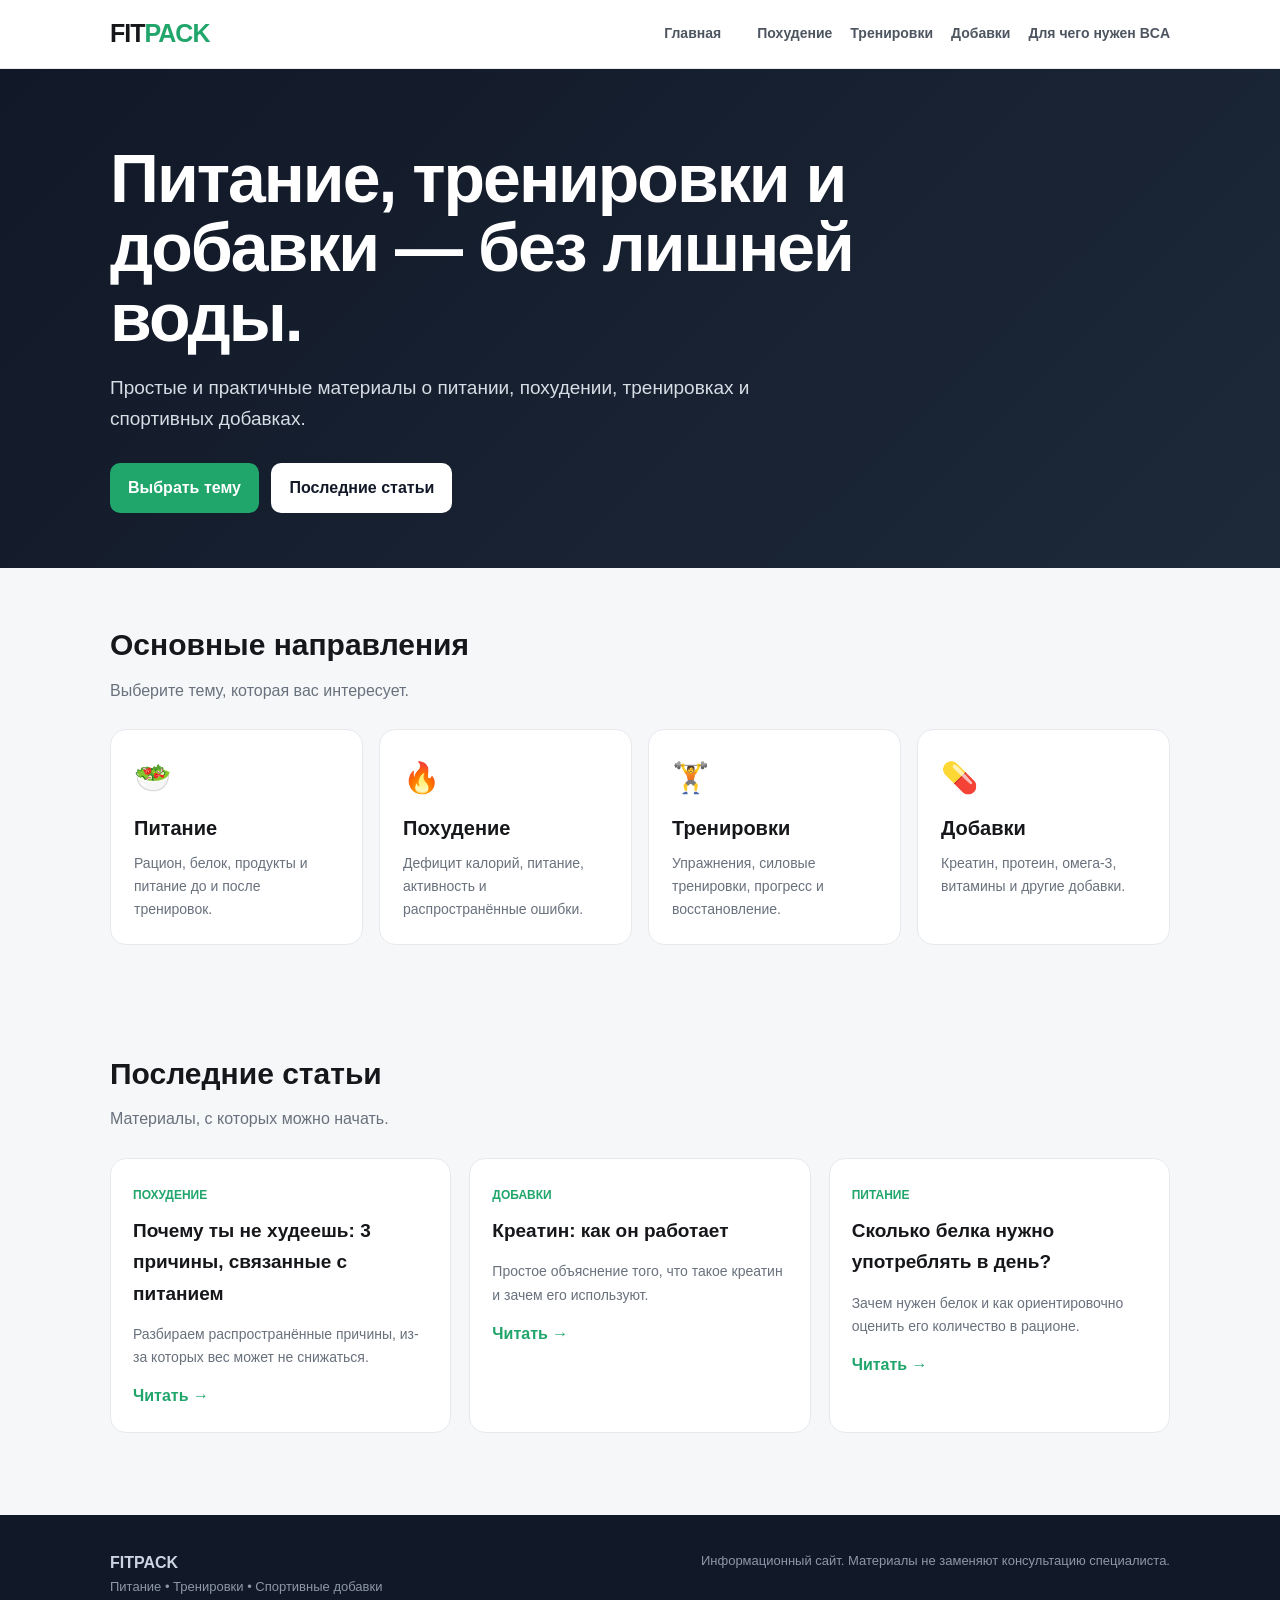
<file: index.html>
<!doctype html>
<html lang="ru">
<head>
<meta charset="utf-8"><meta name="viewport" content="width=device-width,initial-scale=1">
<title>Питание, тренировки и добавки | FitPack</title>
<meta name="description" content="FitPack — питание, тренировки, похудение и спортивные добавки.">
<link rel="stylesheet" href="css/style.css">
<!-- Google Analytics 4 -->
<!-- Google tag (gtag.js) -->
<script async src="https://www.googletagmanager.com/gtag/js?id=G-PWRZSZH5RN"></script>
<script>
  window.dataLayer = window.dataLayer || [];
  function gtag(){dataLayer.push(arguments);}
  gtag('js', new Date());

  gtag('config', 'G-PWRZSZH5RN');
</script>
</head>
<body>
<header><div class="wrap nav"><a class="logo" href="index.html">FIT<span>PACK</span></a>
<nav>
  <a href="/FitPack/articles/index.html">Главная</a>
  <a href="/FitPack/nutrition.html"></a>
  <a href="/FitPack/weight-loss.html">Похудение</a>
  <a href="/FitPack/training.html">Тренировки</a>
  <a href="/FitPack/supplements.html">Добавки</a>
  <a href="/FitPack/bcaa.html">Для чего нужен BCA</a>
</nav></div></header>

<main>
<section class="hero">
  <div class="wrap">
    <h1>Питание, тренировки и добавки — без лишней воды.</h1>
    <p>Простые и практичные материалы о питании, похудении, тренировках и спортивных добавках.</p>
    <a class="btn" href="#topics">Выбрать тему</a>
    <a class="btn alt" href="#articles">Последние статьи</a></div>
</section>
<section id="topics"><div class="wrap"><h2 class="section-title">Основные направления</h2>
  <p class="lead">Выберите тему, которая вас интересует.</p>
<div class="grid">
<a class="card" href="nutrition.html"><div class="icon">🥗</div><h3>Питание</h3><p>Рацион, белок, продукты и питание до и после тренировок.</p></a>
<a class="card" href="weight-loss.html"><div class="icon">🔥</div><h3>Похудение</h3><p>Дефицит калорий, питание, активность и распространённые ошибки.</p></a>
<a class="card" href="training.html"><div class="icon">🏋️</div><h3>Тренировки</h3><p>Упражнения, силовые тренировки, прогресс и восстановление.</p></a>
<a class="card" href="supplements.html"><div class="icon">💊</div><h3>Добавки</h3><p>Креатин, протеин, омега-3, витамины и другие добавки.</p></a>
</div></div>
</section>
<section id="articles"><div class="wrap"><h2 class="section-title">Последние статьи</h2><p class="lead">Материалы, с которых можно начать.</p>
<div class="articles">
<div class="article"><span class="tag">Похудение</span><h3>Почему ты не худеешь: 3 причины, связанные с питанием</h3><p>Разбираем распространённые причины, из-за которых вес может не снижаться.</p><a class="read" href="articles/why-not-losing-weight.html">Читать →</a></div>
<div class="article"><span class="tag">Добавки</span><h3>Креатин: как он работает</h3><p>Простое объяснение того, что такое креатин и зачем его используют.</p><a class="read" href="articles/creatine.html">Читать →</a></div>
<div class="article"><span class="tag">Питание</span><h3>Сколько белка нужно употреблять в день?</h3><p>Зачем нужен белок и как ориентировочно оценить его количество в рационе.</p><a class="read" href="articles/protein.html">Читать →</a></div>
</div></div></section>
</main>

<footer><div class="wrap footer-inner"><div><b>FITPACK</b><div class="small">Питание • Тренировки • Спортивные добавки</div></div><div class="small">Информационный сайт. Материалы не заменяют консультацию специалиста.</div></div></footer>
</body></html>
</file>
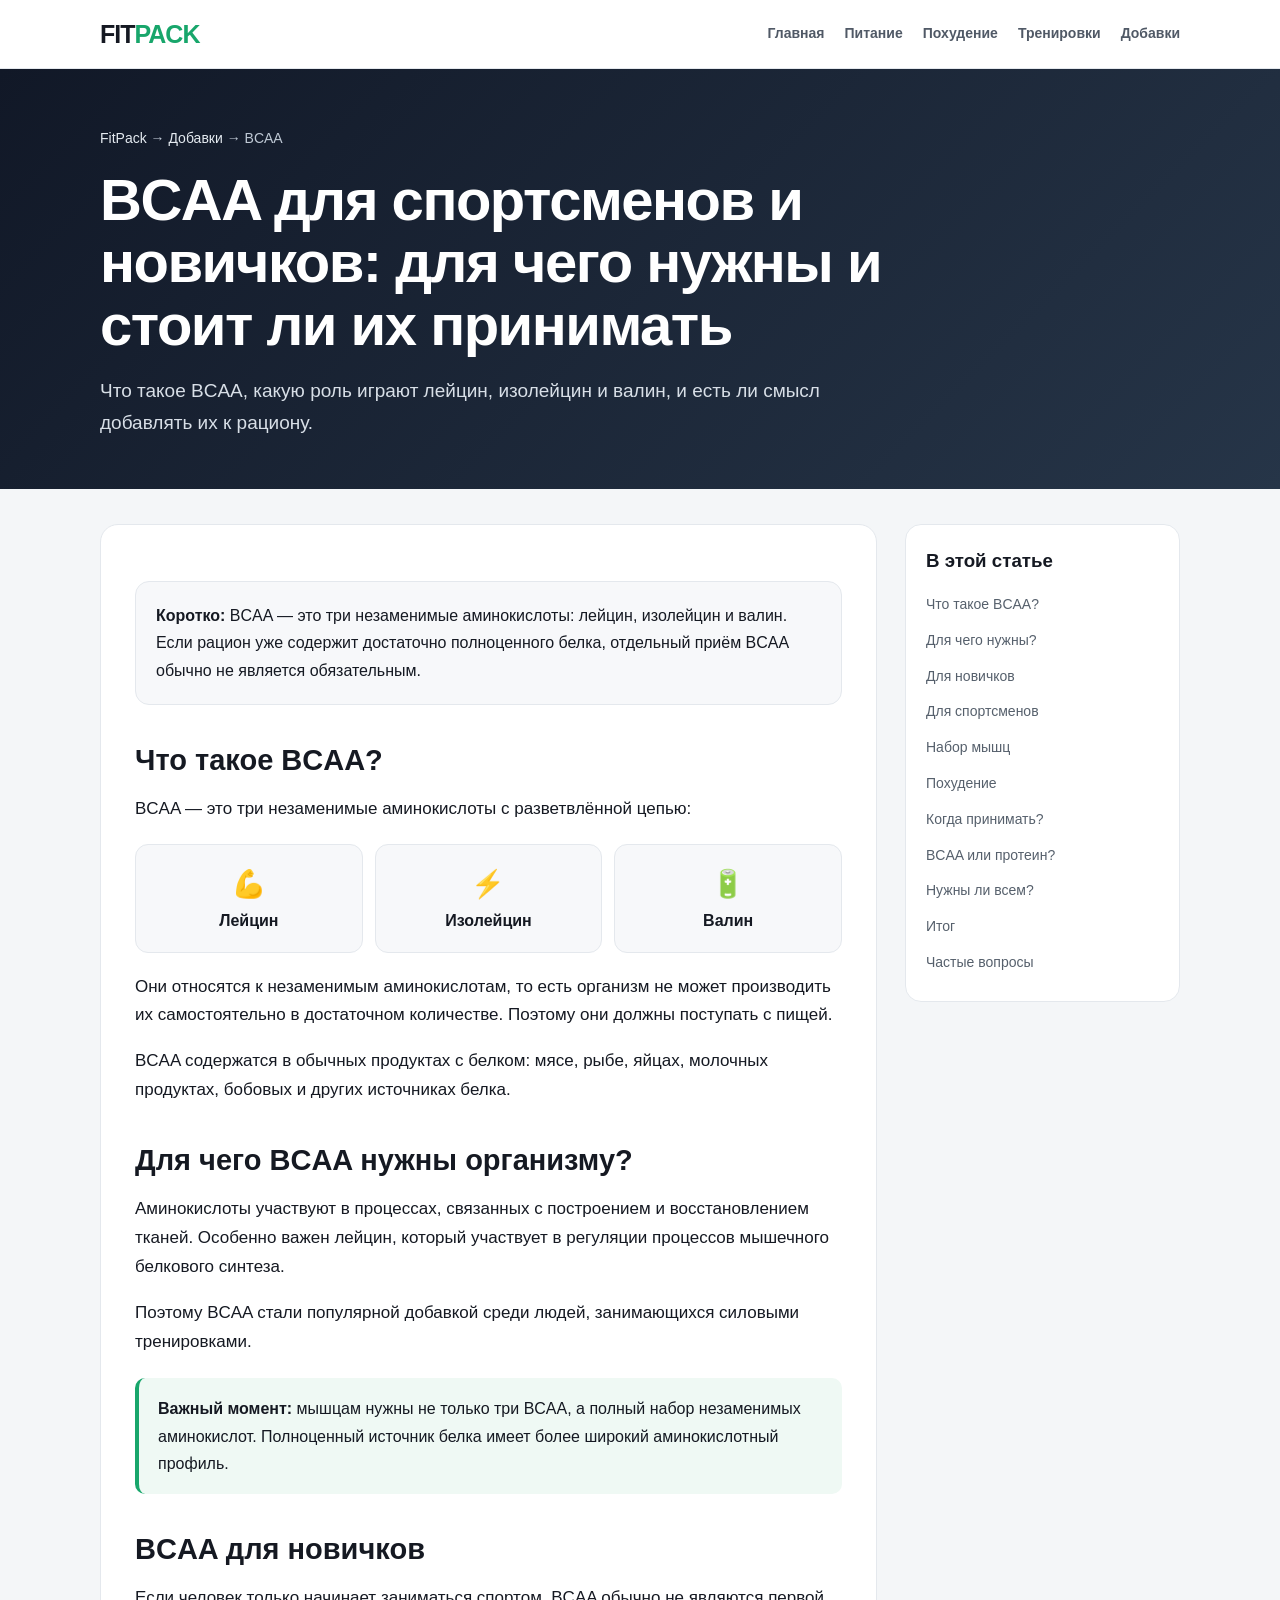
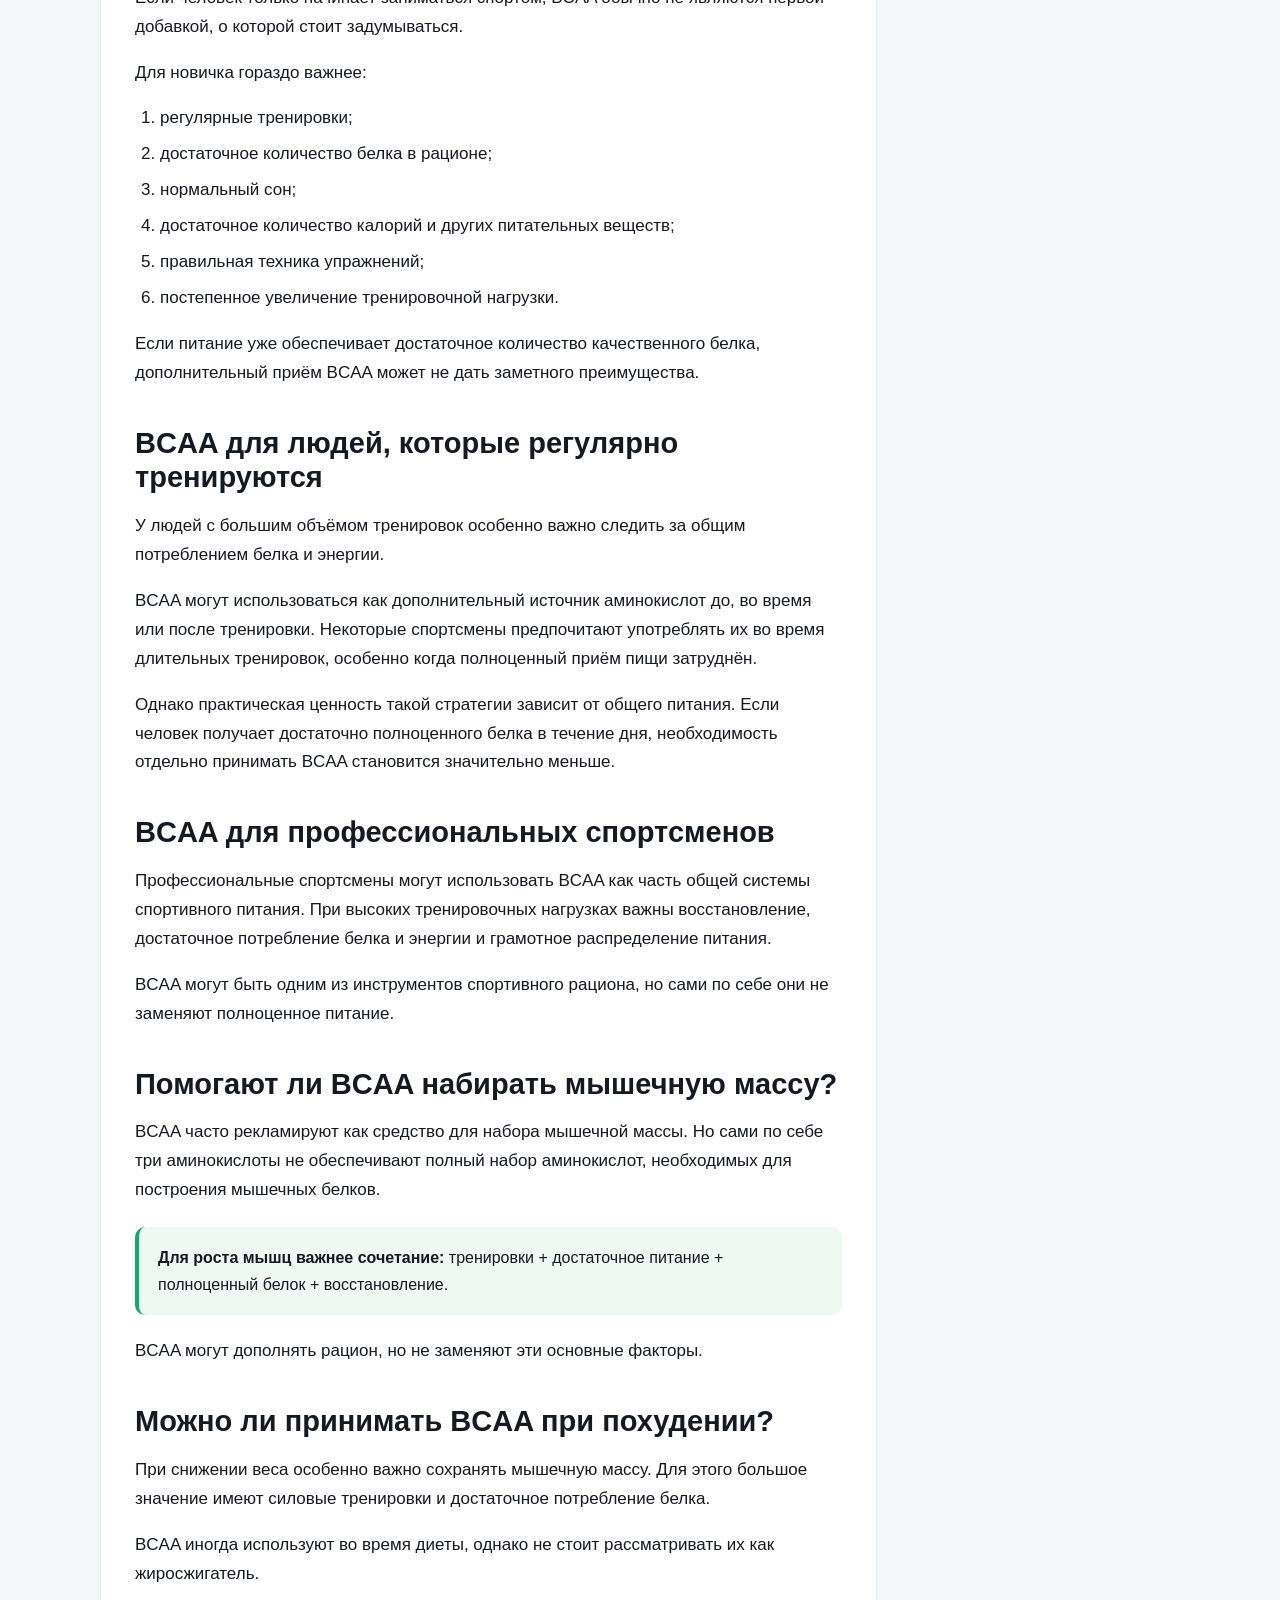
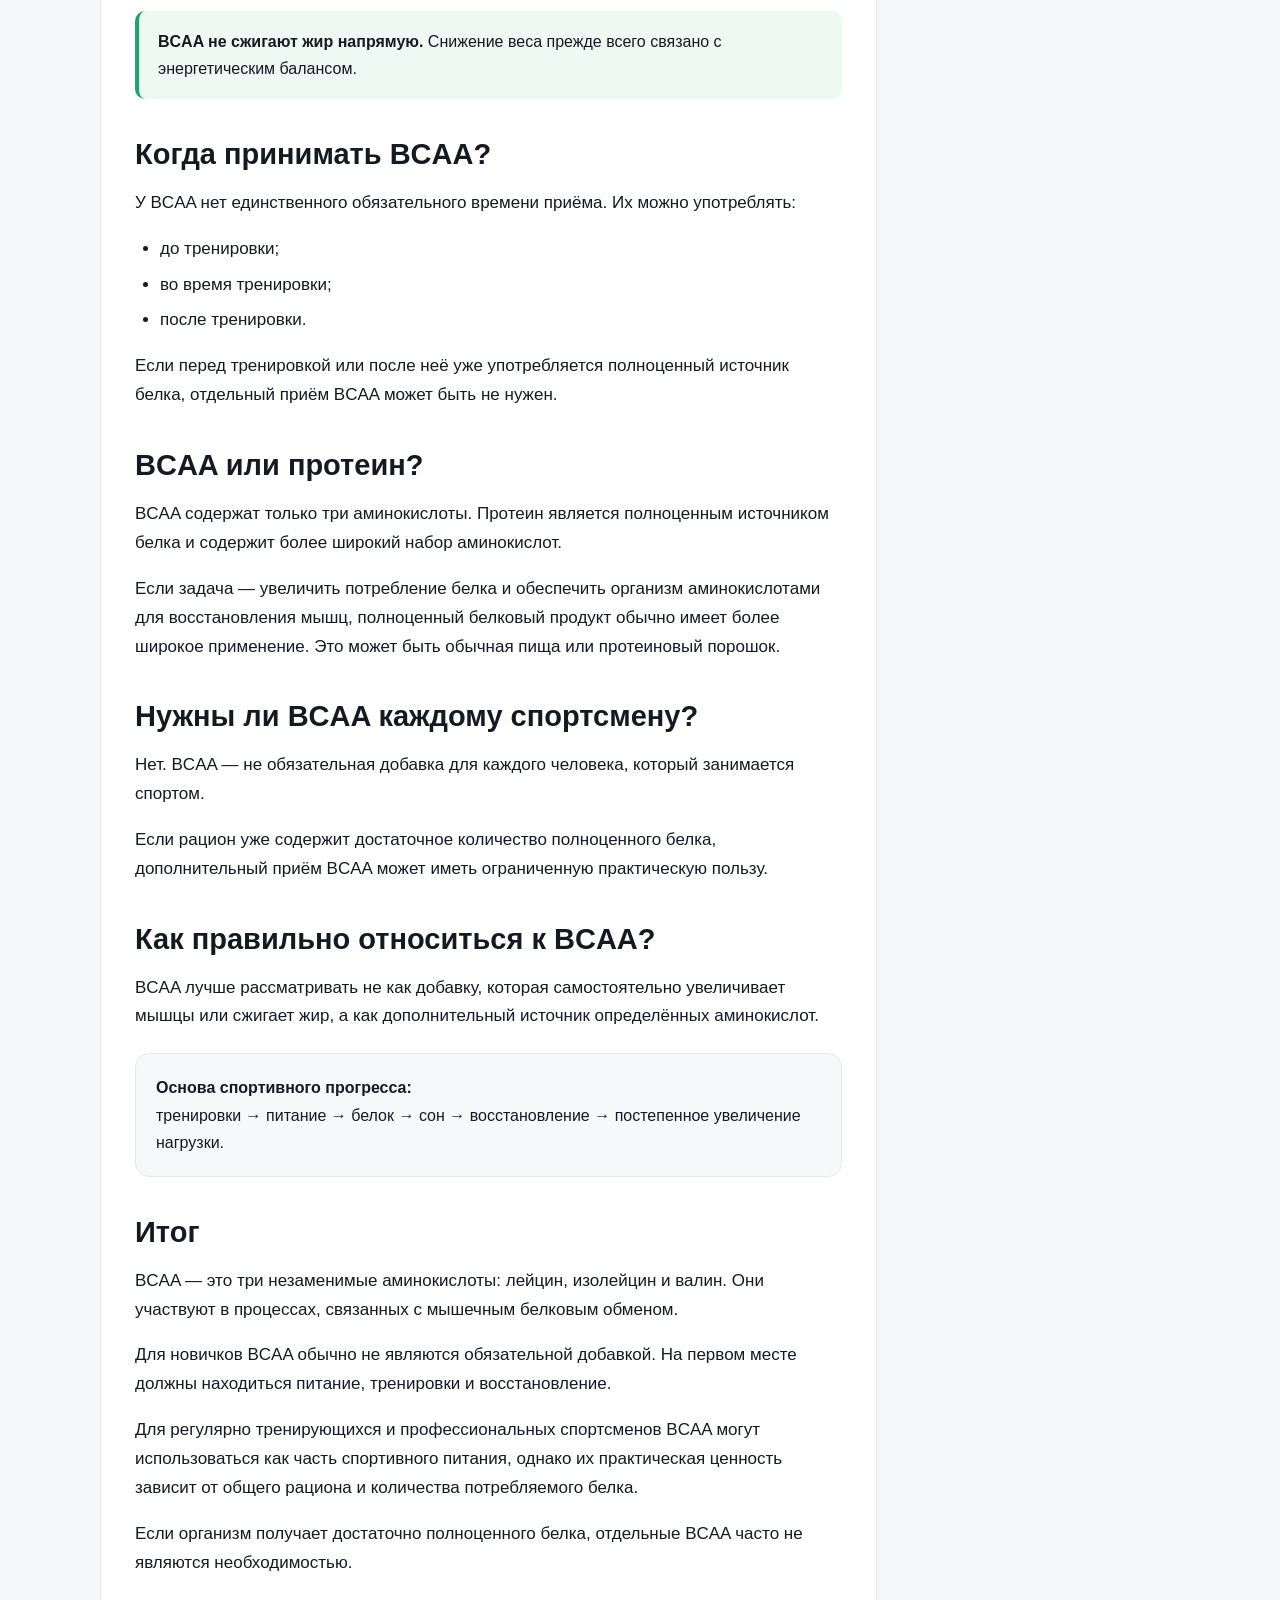
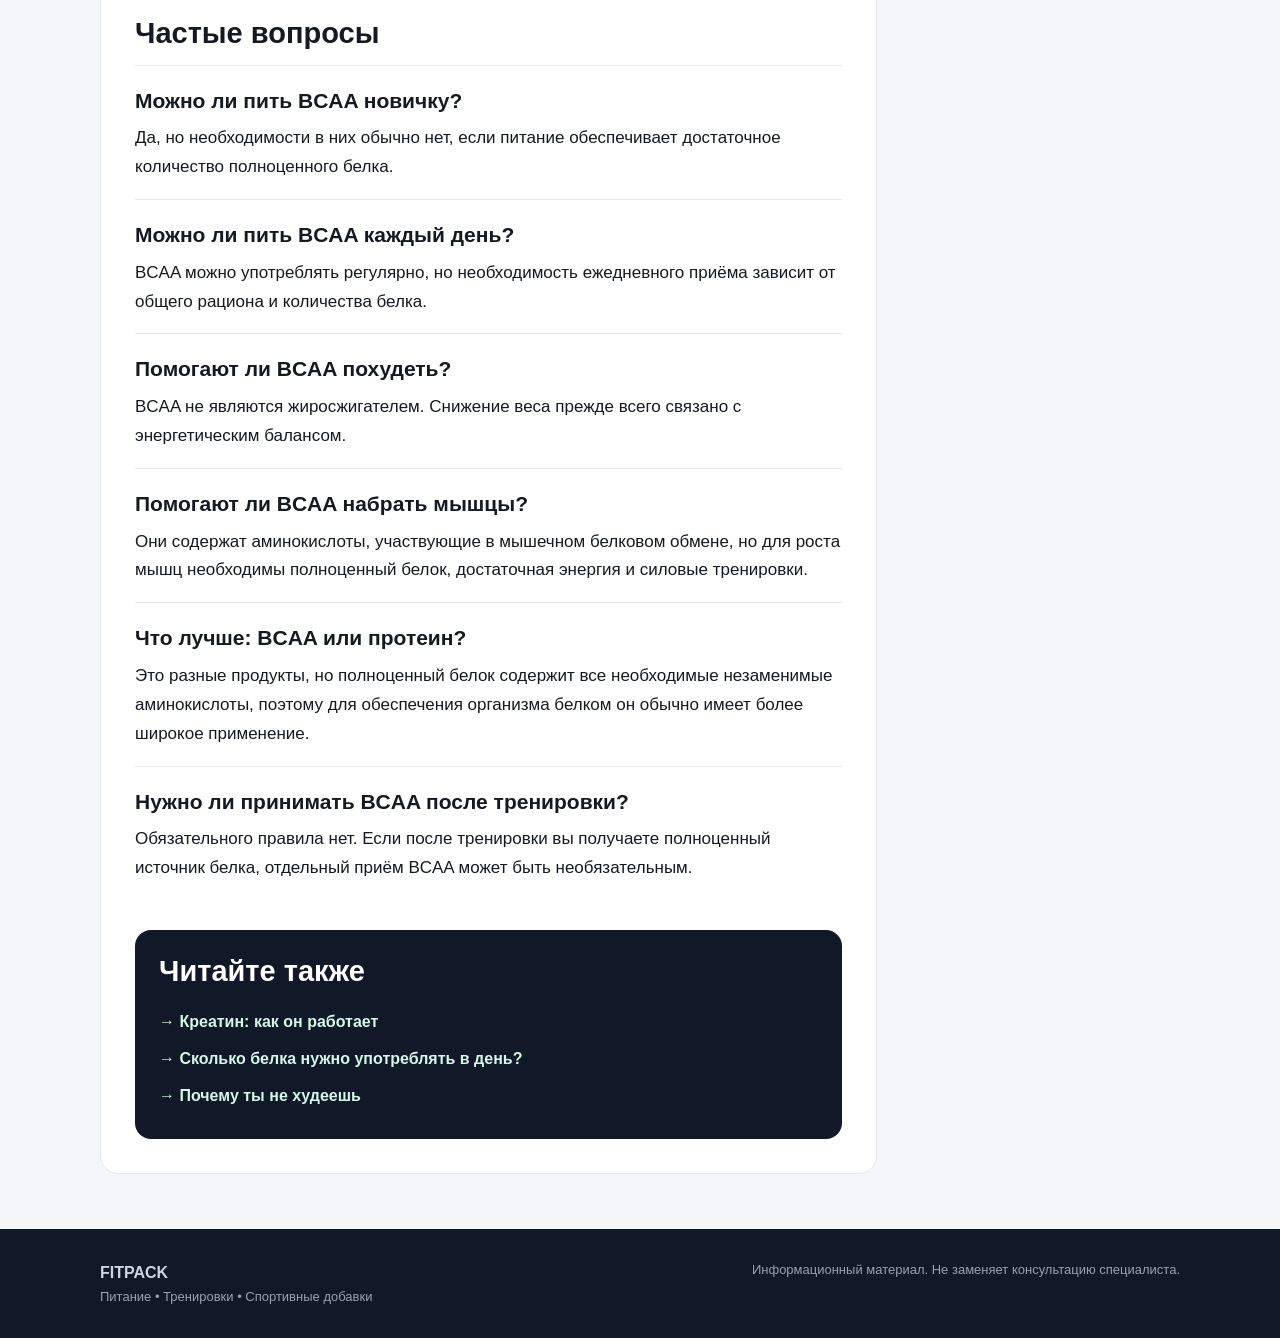
<file: bcaa.html>
<!DOCTYPE html>
<html lang="ru">
<head>
    <meta charset="utf-8">
    <meta name="viewport" content="width=device-width, initial-scale=1">
    <title>BCAA для спортсменов и новичков: для чего нужны и стоит ли принимать | FitPack</title>
    <meta name="description" content="Что такое BCAA, для чего нужны лейцин, изолейцин и валин, нужны ли BCAA новичкам, спортсменам и при похудении.">
    <meta name="keywords" content="BCAA, BCAA для новичков, BCAA для спортсменов, аминокислоты, BCAA и мышцы, BCAA и похудение, BCAA или протеин">
    <script async src="https://www.googletagmanager.com/gtag/js?id=G-87TZQZ8MR4"></script>
    <script>
        window.dataLayer = window.dataLayer || [];
        function gtag() {
            dataLayer.push(arguments);
        }
        gtag('js', new Date());
        gtag('config', 'G-87TZQZ8MR4');
    </script>
    <style>
        :root {
            --bg: #f4f6f8;
            --card: #fff;
            --text: #151922;
            --muted: #66707d;
            --accent: #18a66b;
            --dark: #111827;
            --line: #e4e8ed;
        }
        * {
            box-sizing: border-box;
        }
        html {
            scroll-behavior: smooth;
        }
        body {
            margin: 0;
            background: var(--bg);
            color: var(--text);
            font-family: Arial, Helvetica, sans-serif;
            line-height: 1.7;
        }
        a {
            text-decoration: none;
            color: inherit;
        }
        .wrap {
            width: min(1080px, calc(100% - 32px));
            margin: auto;
        }
        header {
            background: #fff;
            border-bottom: 1px solid var(--line);
            position: sticky;
            top: 0;
            z-index: 10;
        }
        .nav {
            min-height: 68px;
            display: flex;
            align-items: center;
            justify-content: space-between;
        }
        .logo {
            font-weight: 900;
            font-size: 25px;
            letter-spacing: -1px;
        }
        .logo span {
            color: var(--accent);
        }
        nav {
            display: flex;
            gap: 20px;
            font-size: 14px;
            font-weight: 700;
            color: #505966;
        }
        nav a:hover {
            color: var(--accent);
        }
        .hero {
            background: linear-gradient(135deg, #111827, #263548);
            color: #fff;
            padding: 58px 0 50px;
        }
        .crumb {
            color: #bfc9d5;
            font-size: 14px;
            margin-bottom: 18px;
        }
        .crumb a {
            color: #e4eaf0;
        }
        .hero h1 {
            font-size: clamp(34px, 6vw, 58px);
            line-height: 1.08;
            letter-spacing: -1.5px;
            max-width: 850px;
            margin: 0 0 18px;
        }
        .hero p {
            font-size: 19px;
            color: #d8dfe7;
            max-width: 780px;
            margin: 0;
        }
        main {
            padding: 35px 0 55px;
        }
        .layout {
            display: grid;
            grid-template-columns: minmax(0, 1fr) 275px;
            gap: 28px;
            align-items: start;
        }
        .content {
            background: #fff;
            border: 1px solid var(--line);
            border-radius: 18px;
            padding: 34px;
        }
        .content h2 {
            font-size: 29px;
            line-height: 1.2;
            margin: 38px 0 14px;
        }
        .content h2:first-child {
            margin-top: 0;
        }
        .content h3 {
            font-size: 21px;
            margin: 27px 0 7px;
        }
        .content p, .content li {
            font-size: 17px;
        }
        .content ul, .content ol {
            padding-left: 25px;
        }
        .content li {
            margin: 7px 0;
        }
        .intro {
            font-size: 19px !important;
            color: var(--muted);
        }
        .note {
            background: #eff9f4;
            border-left: 4px solid var(--accent);
            border-radius: 10px;
            padding: 17px 19px;
            margin: 22px 0;
        }
        .highlight {
            background: #f7f8fa;
            border: 1px solid var(--line);
            border-radius: 14px;
            padding: 20px;
            margin: 22px 0;
        }
        .bcaa {
            display: grid;
            grid-template-columns: repeat(3, 1fr);
            gap: 12px;
            margin: 20px 0;
        }
        .aa {
            background: #f7f8fa;
            border: 1px solid var(--line);
            border-radius: 13px;
            text-align: center;
            padding: 17px;
            font-weight: 800;
        }
        .aa b {
            display: block;
            font-size: 27px;
        }
        .toc {
            background: #fff;
            border: 1px solid var(--line);
            border-radius: 16px;
            padding: 20px;
            position: sticky;
            top: 88px;
        }
        .toc h3 {
            margin: 0 0 10px;
        }
        .toc a {
            display: block;
            color: #56606c;
            padding: 6px 0;
            font-size: 14px;
        }
        .toc a:hover {
            color: var(--accent);
        }
        .faq {
            border-top: 1px solid var(--line);
            padding: 17px 0;
        }
        .faq h3 {
            margin: 0 0 6px;
        }
        .faq p {
            margin: 0;
        }
        .related {
            background: var(--dark);
            color: #fff;
            border-radius: 16px;
            padding: 24px;
            margin-top: 30px;
        }
        .related h2 {
            margin-top: 0;
        }
        .related a {
            display: block;
            color: #d7f5e8;
            font-weight: 700;
            padding: 5px 0;
        }
        footer {
            background: var(--dark);
            color: #cbd5e1;
            padding: 30px 0;
        }
        .footer {
            display: flex;
            justify-content: space-between;
            gap: 20px;
        }
        .small {
            font-size: 13px;
            color: #96a2b1;
        }
        @media (max-width: 800px) {
            nav {
                display: none;
            }
            .layout {
                grid-template-columns: 1fr;
            }
            .toc {
                position: static;
                order: -1;
            }
            .content {
                padding: 23px;
            }
            .bcaa {
                grid-template-columns: 1fr;
            }
            .hero {
                padding: 45px 0 40px;
            }
        }
    </style>
</head>
<body>
    <header>
        <div class="wrap nav">
            <a class="logo" href="/FitPack/index.html">FIT<span>PACK</span></a>
            <nav>
                <a href="/FitPack/index.html">Главная</a>
                <a href="/FitPack/nutrition.html">Питание</a>
                <a href="/FitPack/weight-loss.html">Похудение</a>
                <a href="/FitPack/training.html">Тренировки</a>
                <a href="/FitPack/supplements.html">Добавки</a>
            </nav>
        </div>
    </header>
    <section class="hero">
        <div class="wrap">
            <div class="crumb">
                <a href="/FitPack/index.html">FitPack</a> →
                <a href="/FitPack/supplements.html">Добавки</a> → BCAA
            </div>
            <h1>BCAA для спортсменов и новичков: для чего нужны и стоит ли их принимать</h1>
            <p>Что такое BCAA, какую роль играют лейцин, изолейцин и валин, и есть ли смысл добавлять их к рациону.</p>
        </div>
    </section>
    <main>
        <div class="wrap layout">
            <article class="content">
                <div class="highlight">
                    <strong>Коротко:</strong> BCAA — это три незаменимые аминокислоты: лейцин, изолейцин и валин. Если рацион уже содержит достаточно полноценного белка, отдельный приём BCAA обычно не является обязательным.
                </div>
                <h2 id="what">Что такое BCAA?</h2>
                <p>BCAA — это три незаменимые аминокислоты с разветвлённой цепью:</p>
                <div class="bcaa">
                    <div class="aa"><b>💪</b>Лейцин</div>
                    <div class="aa"><b>⚡</b>Изолейцин</div>
                    <div class="aa"><b>🔋</b>Валин</div>
                </div>
                <p>Они относятся к незаменимым аминокислотам, то есть организм не может производить их самостоятельно в достаточном количестве. Поэтому они должны поступать с пищей.</p>
                <p>BCAA содержатся в обычных продуктах с белком: мясе, рыбе, яйцах, молочных продуктах, бобовых и других источниках белка.</p>
                <h2 id="role">Для чего BCAA нужны организму?</h2>
                <p>Аминокислоты участвуют в процессах, связанных с построением и восстановлением тканей. Особенно важен лейцин, который участвует в регуляции процессов мышечного белкового синтеза.</p>
                <p>Поэтому BCAA стали популярной добавкой среди людей, занимающихся силовыми тренировками.</p>
                <div class="note">
                    <strong>Важный момент:</strong> мышцам нужны не только три BCAA, а полный набор незаменимых аминокислот. Полноценный источник белка имеет более широкий аминокислотный профиль.
                </div>


                <h2 id="beginners">BCAA для новичков</h2>
                <p>Если человек только начинает заниматься спортом, BCAA обычно не являются первой добавкой, о которой стоит задумываться.</p>
                <p>Для новичка гораздо важнее:</p>
                <ol>
                    <li>регулярные тренировки;</li>
                    <li>достаточное количество белка в рационе;</li>
                    <li>нормальный сон;</li>
                    <li>достаточное количество калорий и других питательных веществ;</li>
                    <li>правильная техника упражнений;</li>
                    <li>постепенное увеличение тренировочной нагрузки.</li>
                </ol>
                <p>Если питание уже обеспечивает достаточное количество качественного белка, дополнительный приём BCAA может не дать заметного преимущества.</p>
                <h2 id="athletes">BCAA для людей, которые регулярно тренируются</h2>
                <p>У людей с большим объёмом тренировок особенно важно следить за общим потреблением белка и энергии.</p>
                <p>BCAA могут использоваться как дополнительный источник аминокислот до, во время или после тренировки. Некоторые спортсмены предпочитают употреблять их во время длительных тренировок, особенно когда полноценный приём пищи затруднён.</p>
                <p>Однако практическая ценность такой стратегии зависит от общего питания. Если человек получает достаточно полноценного белка в течение дня, необходимость отдельно принимать BCAA становится значительно меньше.</p>
                <h2 id="pro">BCAA для профессиональных спортсменов</h2>
                <p>Профессиональные спортсмены могут использовать BCAA как часть общей системы спортивного питания. При высоких тренировочных нагрузках важны восстановление, достаточное потребление белка и энергии и грамотное распределение питания.</p>
                <p>BCAA могут быть одним из инструментов спортивного рациона, но сами по себе они не заменяют полноценное питание.</p>
                <h2 id="muscle">Помогают ли BCAA набирать мышечную массу?</h2>
                <p>BCAA часто рекламируют как средство для набора мышечной массы. Но сами по себе три аминокислоты не обеспечивают полный набор аминокислот, необходимых для построения мышечных белков.</p>
                <div class="note">
                    <strong>Для роста мышц важнее сочетание:</strong> тренировки + достаточное питание + полноценный белок + восстановление.
                </div>
                <p>BCAA могут дополнять рацион, но не заменяют эти основные факторы.</p>
                <h2 id="cut">Можно ли принимать BCAA при похудении?</h2>
                <p>При снижении веса особенно важно сохранять мышечную массу. Для этого большое значение имеют силовые тренировки и достаточное потребление белка.</p>
                <p>BCAA иногда используют во время диеты, однако не стоит рассматривать их как жиросжигатель.</p>
                <div class="note">
                    <strong>BCAA не сжигают жир напрямую.</strong> Снижение веса прежде всего связано с энергетическим балансом.
                </div>
                <h2 id="when">Когда принимать BCAA?</h2>
                <p>У BCAA нет единственного обязательного времени приёма. Их можно употреблять:</p>
                <ul>
                    <li>до тренировки;</li>
                    <li>во время тренировки;</li>
                    <li>после тренировки.</li>
                </ul>
                <p>Если перед тренировкой или после неё уже употребляется полноценный источник белка, отдельный приём BCAA может быть не нужен.</p>
                <h2 id="versus">BCAA или протеин?</h2>
                <p>BCAA содержат только три аминокислоты. Протеин является полноценным источником белка и содержит более широкий набор аминокислот.</p>
                <p>Если задача — увеличить потребление белка и обеспечить организм аминокислотами для восстановления мышц, полноценный белковый продукт обычно имеет более широкое применение. Это может быть обычная пища или протеиновый порошок.</p>
                <h2 id="need">Нужны ли BCAA каждому спортсмену?</h2>
                <p>Нет. BCAA — не обязательная добавка для каждого человека, который занимается спортом.</p>
                <p>Если рацион уже содержит достаточное количество полноценного белка, дополнительный приём BCAA может иметь ограниченную практическую пользу.</p>
                <h2 id="approach">Как правильно относиться к BCAA?</h2>
                <p>BCAA лучше рассматривать не как добавку, которая самостоятельно увеличивает мышцы или сжигает жир, а как дополнительный источник определённых аминокислот.</p>
                <div class="highlight">
                    <strong>Основа спортивного прогресса:</strong><br>
                    тренировки → питание → белок → сон → восстановление → постепенное увеличение нагрузки.
                </div>
                <h2 id="summary">Итог</h2>
                <p>BCAA — это три незаменимые аминокислоты: лейцин, изолейцин и валин. Они участвуют в процессах, связанных с мышечным белковым обменом.</p>
                <p>Для новичков BCAA обычно не являются обязательной добавкой. На первом месте должны находиться питание, тренировки и восстановление.</p>
                <p>Для регулярно тренирующихся и профессиональных спортсменов BCAA могут использоваться как часть спортивного питания, однако их практическая ценность зависит от общего рациона и количества потребляемого белка.</p>
                <p>Если организм получает достаточно полноценного белка, отдельные BCAA часто не являются необходимостью.</p>
                <h2 id="faq">Частые вопросы</h2>
                <div class="faq">
                    <h3>Можно ли пить BCAA новичку?</h3>
                    <p>Да, но необходимости в них обычно нет, если питание обеспечивает достаточное количество полноценного белка.</p>
                </div>
                <div class="faq">
                    <h3>Можно ли пить BCAA каждый день?</h3>
                    <p>BCAA можно употреблять регулярно, но необходимость ежедневного приёма зависит от общего рациона и количества белка.</p>
                </div>
                <div class="faq">
                    <h3>Помогают ли BCAA похудеть?</h3>
                    <p>BCAA не являются жиросжигателем. Снижение веса прежде всего связано с энергетическим балансом.</p>
                </div>
                <div class="faq">
                    <h3>Помогают ли BCAA набрать мышцы?</h3>
                    <p>Они содержат аминокислоты, участвующие в мышечном белковом обмене, но для роста мышц необходимы полноценный белок, достаточная энергия и силовые тренировки.</p>
                </div>
                <div class="faq">
                    <h3>Что лучше: BCAA или протеин?</h3>
                    <p>Это разные продукты, но полноценный белок содержит все необходимые незаменимые аминокислоты, поэтому для обеспечения организма белком он обычно имеет более широкое применение.</p>
                </div>
                <div class="faq">
                    <h3>Нужно ли принимать BCAA после тренировки?</h3>
                    <p>Обязательного правила нет. Если после тренировки вы получаете полноценный источник белка, отдельный приём BCAA может быть необязательным.</p>
                </div>
                <div class="related">
                    <h2>Читайте также</h2>
                    <a href="/FitPack/supplements/creatine.html">→ Креатин: как он работает</a>
                    <a href="/FitPack/supplements/protein.html">→ Сколько белка нужно употреблять в день?</a>
                    <a href="/FitPack/weight-loss/why-not-losing-weight.html">→ Почему ты не худеешь</a>
                </div>
            </article>
            <aside class="toc">
                <h3>В этой статье</h3>
                <a href="#what">Что такое BCAA?</a>
                <a href="#role">Для чего нужны?</a>
                <a href="#beginners">Для новичков</a>
                <a href="#athletes">Для спортсменов</a>
                <a href="#muscle">Набор мышц</a>
                <a href="#cut">Похудение</a>
                <a href="#when">Когда принимать?</a>
                <a href="#versus">BCAA или протеин?</a>
                <a href="#need">Нужны ли всем?</a>
                <a href="#summary">Итог</a>
                <a href="#faq">Частые вопросы</a>
            </aside>
        </div>
    </main>
    <footer>
        <div class="wrap footer">
            <div>
                <b>FITPACK</b>
                <div class="small">Питание • Тренировки • Спортивные добавки</div>
            </div>
            <div class="small">Информационный материал. Не заменяет консультацию специалиста.</div>
        </div>
    </footer>
</body>
</html>
</file>
<file: css/style.css>
:root{--bg:#f6f7f9;--card:#fff;--text:#15171a;--muted:#69717d;--accent:#20a56b;--dark:#111827;--border:#e7e9ed}
*{box-sizing:border-box}html{scroll-behavior:smooth}body{margin:0;font-family:Inter,Arial,sans-serif;background:var(--bg);color:var(--text);line-height:1.65}
a{color:inherit;text-decoration:none}.wrap{max-width:1100px;margin:auto;padding:0 20px}
header{background:#fff;border-bottom:1px solid var(--border);position:sticky;top:0;z-index:10}
.nav{min-height:68px;display:flex;align-items:center;justify-content:space-between;gap:20px}.logo{font-size:25px;font-weight:900;letter-spacing:-1px}.logo span{color:var(--accent)}
nav{display:flex;gap:18px;flex-wrap:wrap}nav a{font-weight:700;color:#4d5560;font-size:14px}nav a:hover{color:var(--accent)}
.hero{padding:75px 0 55px;background:linear-gradient(135deg,#111827 0%,#1d2939 100%);color:#fff}.hero h1{font-size:clamp(38px,7vw,68px);line-height:1.02;margin:0 0 20px;letter-spacing:-2px;max-width:760px}.hero p{font-size:19px;color:#d7dde5;max-width:680px;margin:0 0 28px}
.btn{display:inline-block;background:var(--accent);color:#fff;padding:12px 18px;border-radius:10px;font-weight:800}.btn.alt{background:#fff;color:#111827;margin-left:8px}
section{padding:52px 0}.section-title{font-size:30px;margin:0 0 8px}.lead{color:var(--muted);margin:0 0 25px}
.grid{display:grid;grid-template-columns:repeat(4,1fr);gap:16px}.card{background:var(--card);border:1px solid var(--border);border-radius:16px;padding:23px;transition:.2s}.card:hover{transform:translateY(-2px);box-shadow:0 8px 25px #0000000d}.icon{font-size:30px}.card h3{margin:9px 0 7px;font-size:20px}.card p{color:var(--muted);font-size:14px;margin:0}
.articles{display:grid;grid-template-columns:repeat(3,1fr);gap:18px}.article{background:#fff;border:1px solid var(--border);border-radius:16px;padding:22px}.tag{font-size:12px;font-weight:800;color:var(--accent);text-transform:uppercase}.article h3{margin:8px 0;font-size:19px}.article p{color:var(--muted);font-size:14px}.read{font-weight:800;color:var(--accent)}
.article-page{max-width:800px;margin:45px auto;padding:0 20px}.article-page h1{font-size:clamp(34px,6vw,52px);line-height:1.1}.article-page .intro{font-size:19px;color:var(--muted)}.article-page h2{margin-top:35px}.related{display:grid;gap:10px;margin-top:25px}.related a{background:#fff;border:1px solid var(--border);padding:14px 16px;border-radius:10px;font-weight:700}
footer{background:var(--dark);color:#cbd5e1;padding:35px 0;margin-top:30px}.footer-inner{display:flex;justify-content:space-between;gap:20px}.small{font-size:13px;color:#8d98a7}
@media(max-width:800px){.grid{grid-template-columns:repeat(2,1fr)}.articles{grid-template-columns:1fr 1fr}nav{display:none}}
@media(max-width:560px){.hero{padding:55px 0 45px}.grid,.articles{grid-template-columns:1fr}.btn.alt{margin:10px 0 0 0}.footer-inner{display:block}.nav{min-height:60px}}
</file>
